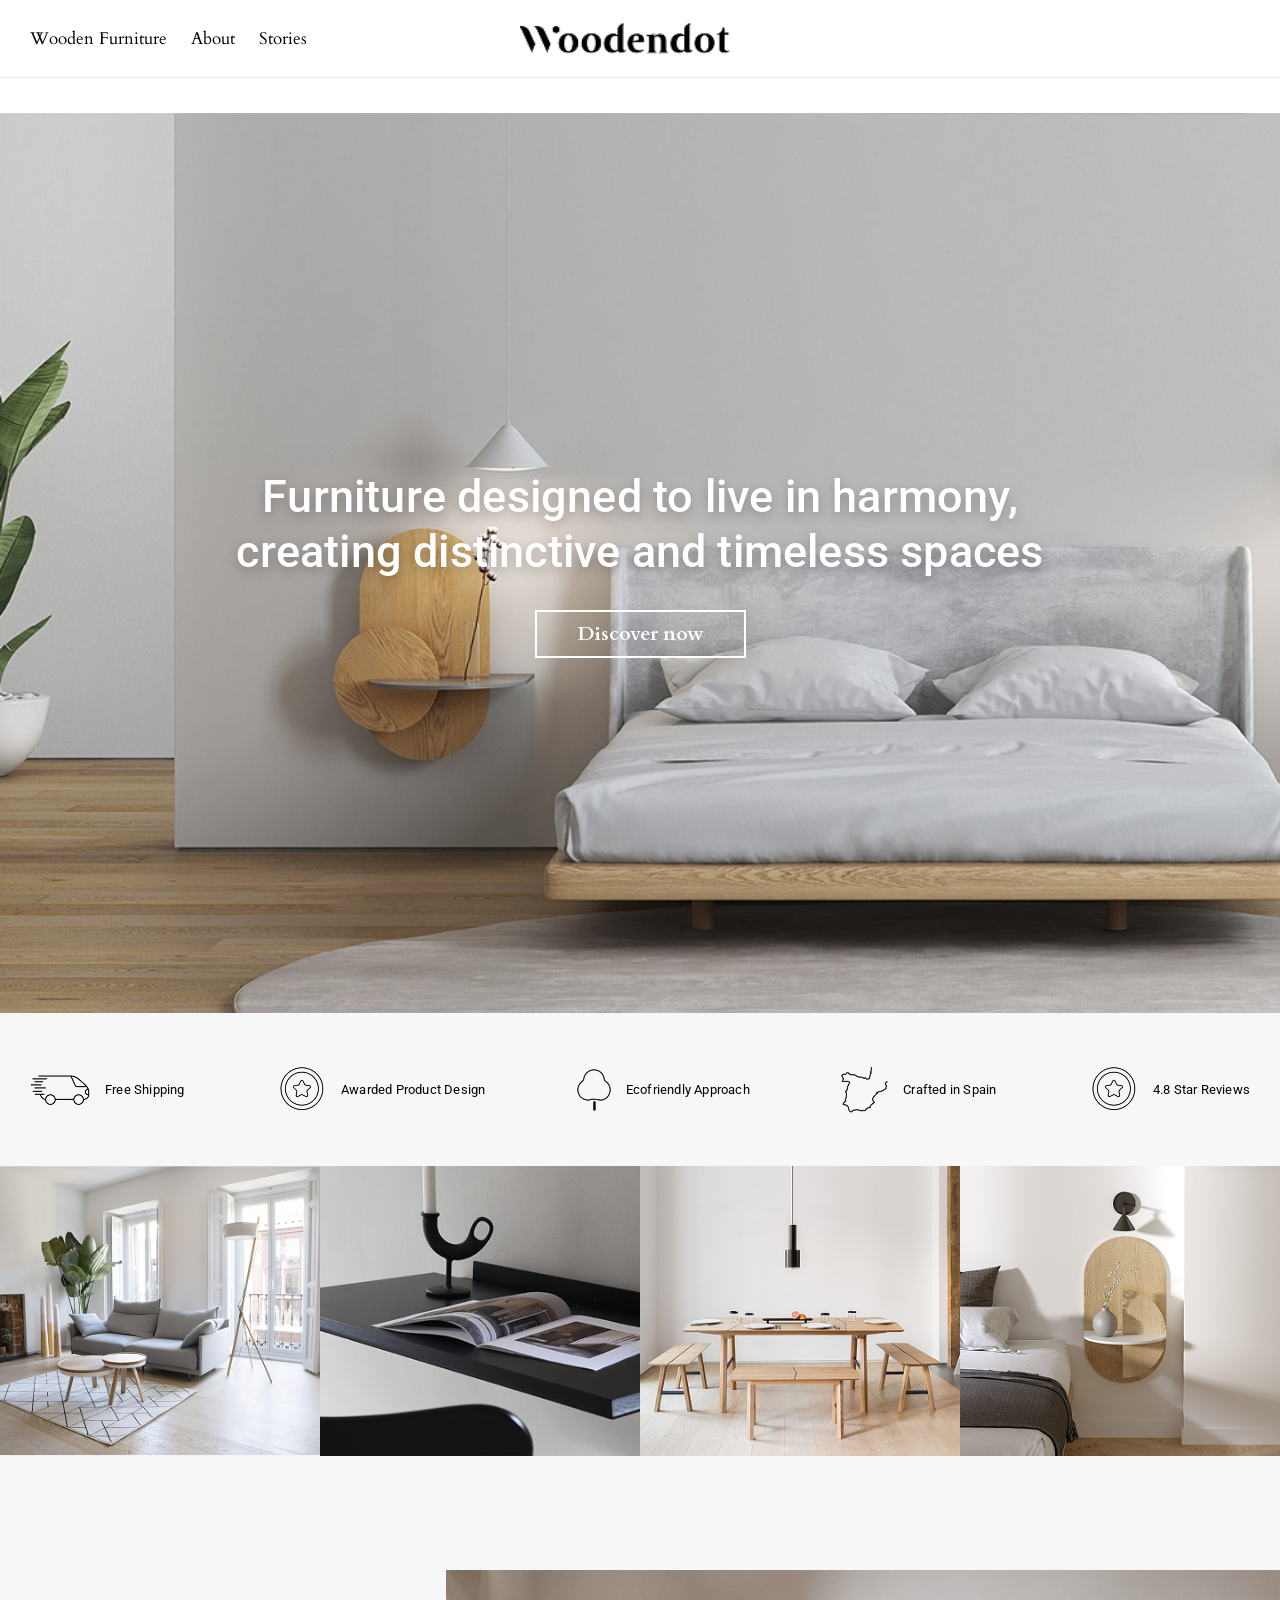
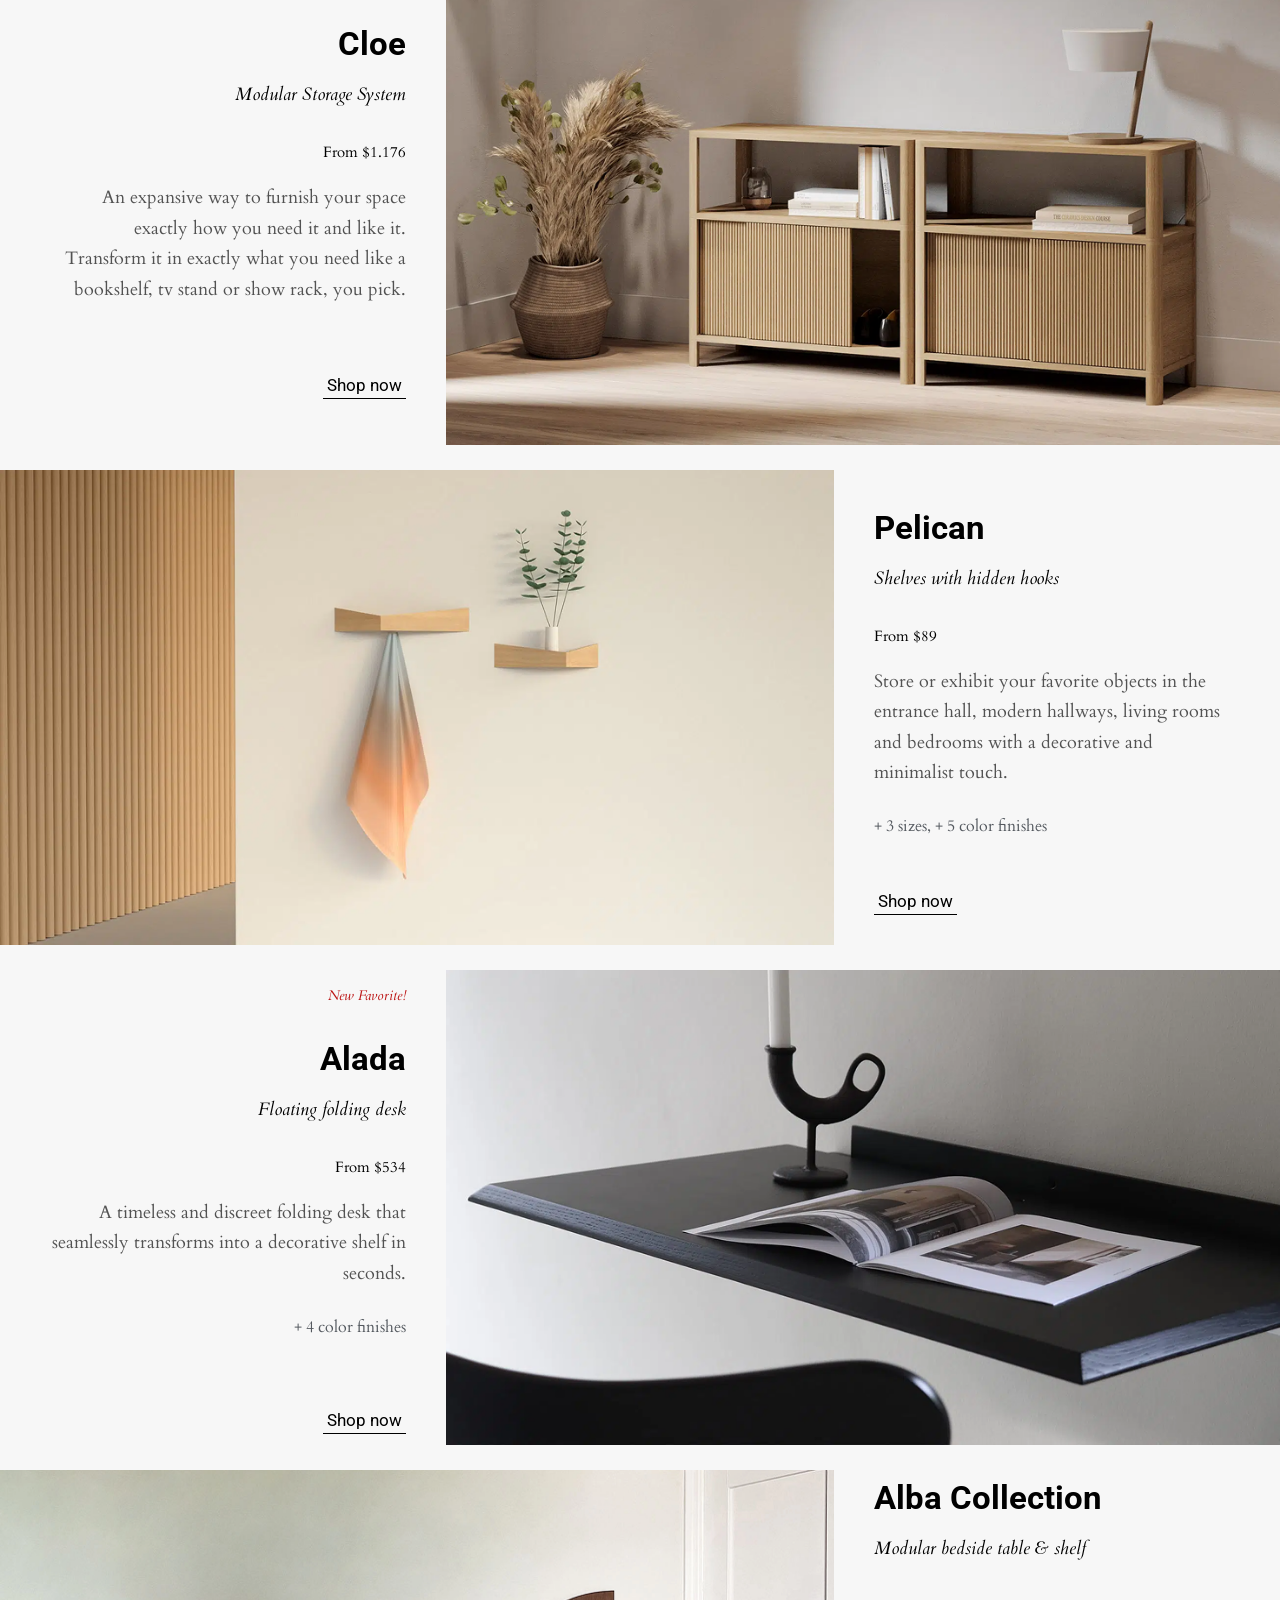
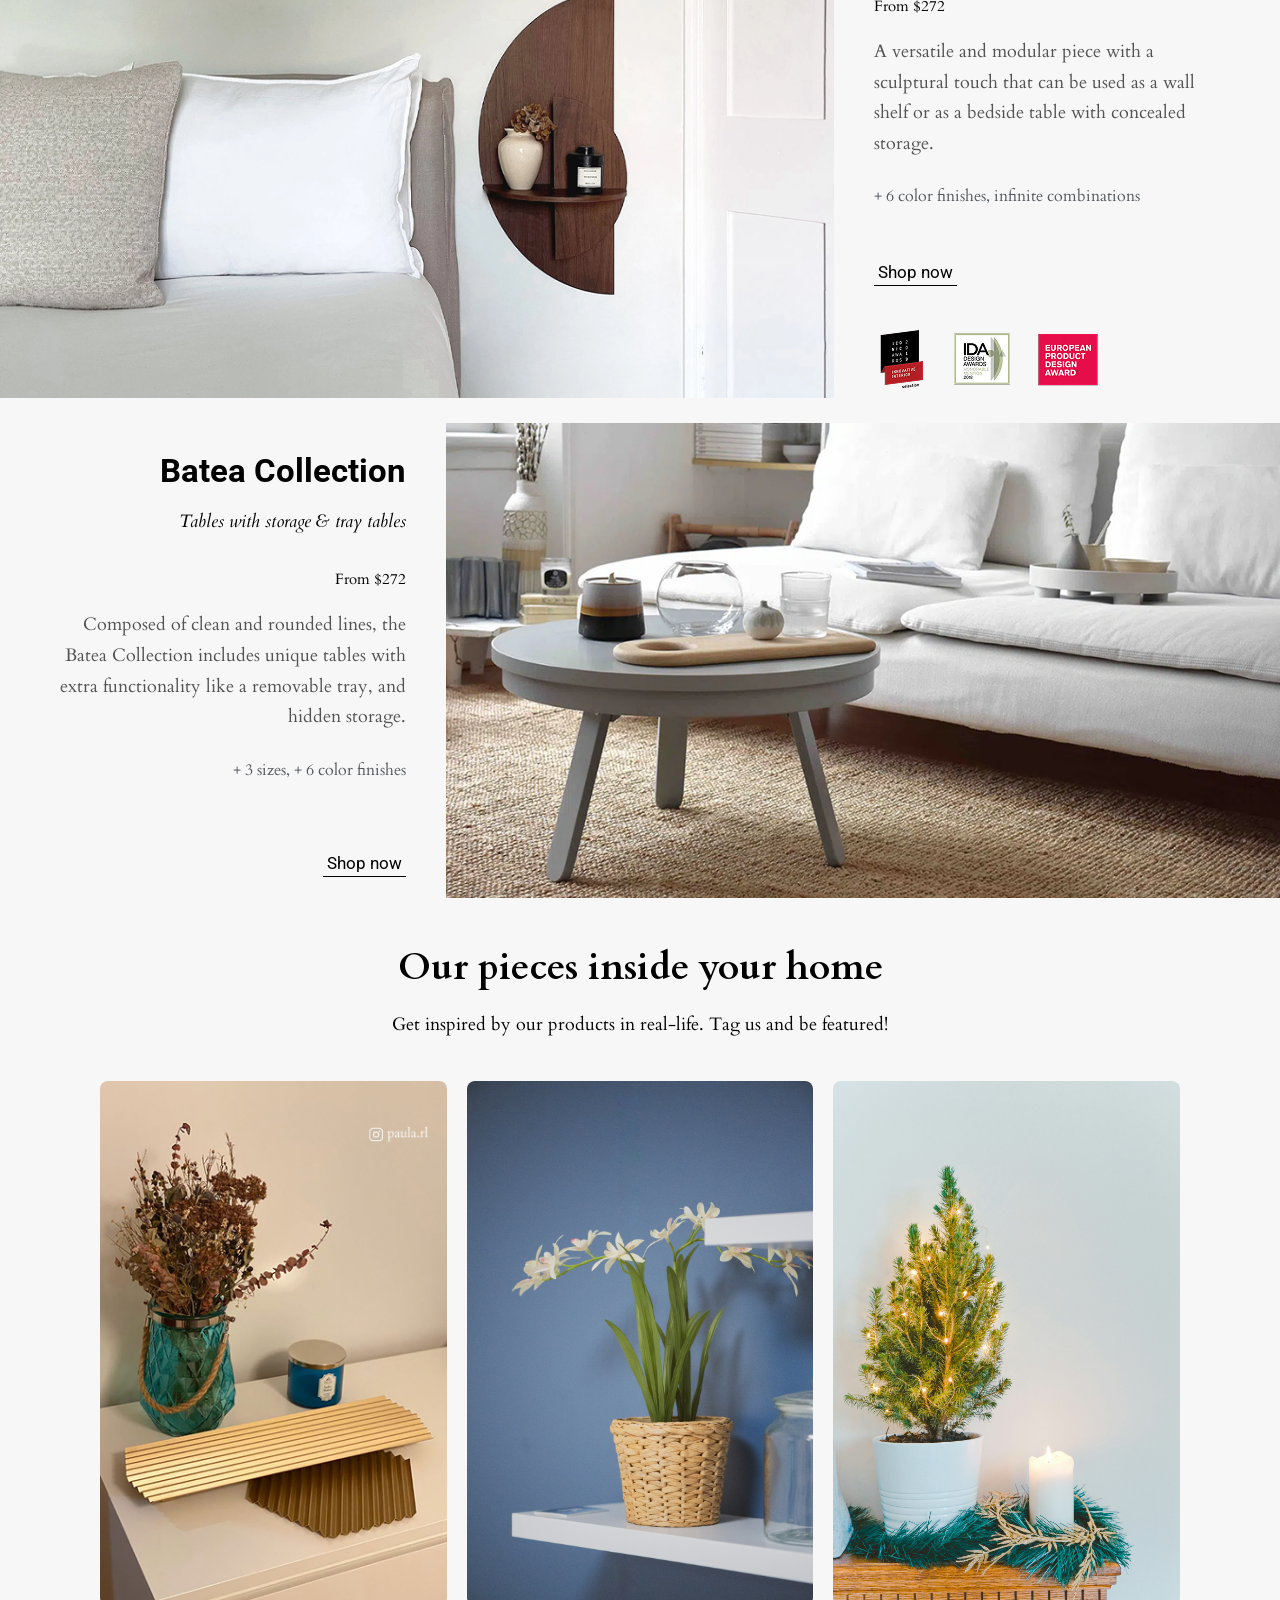
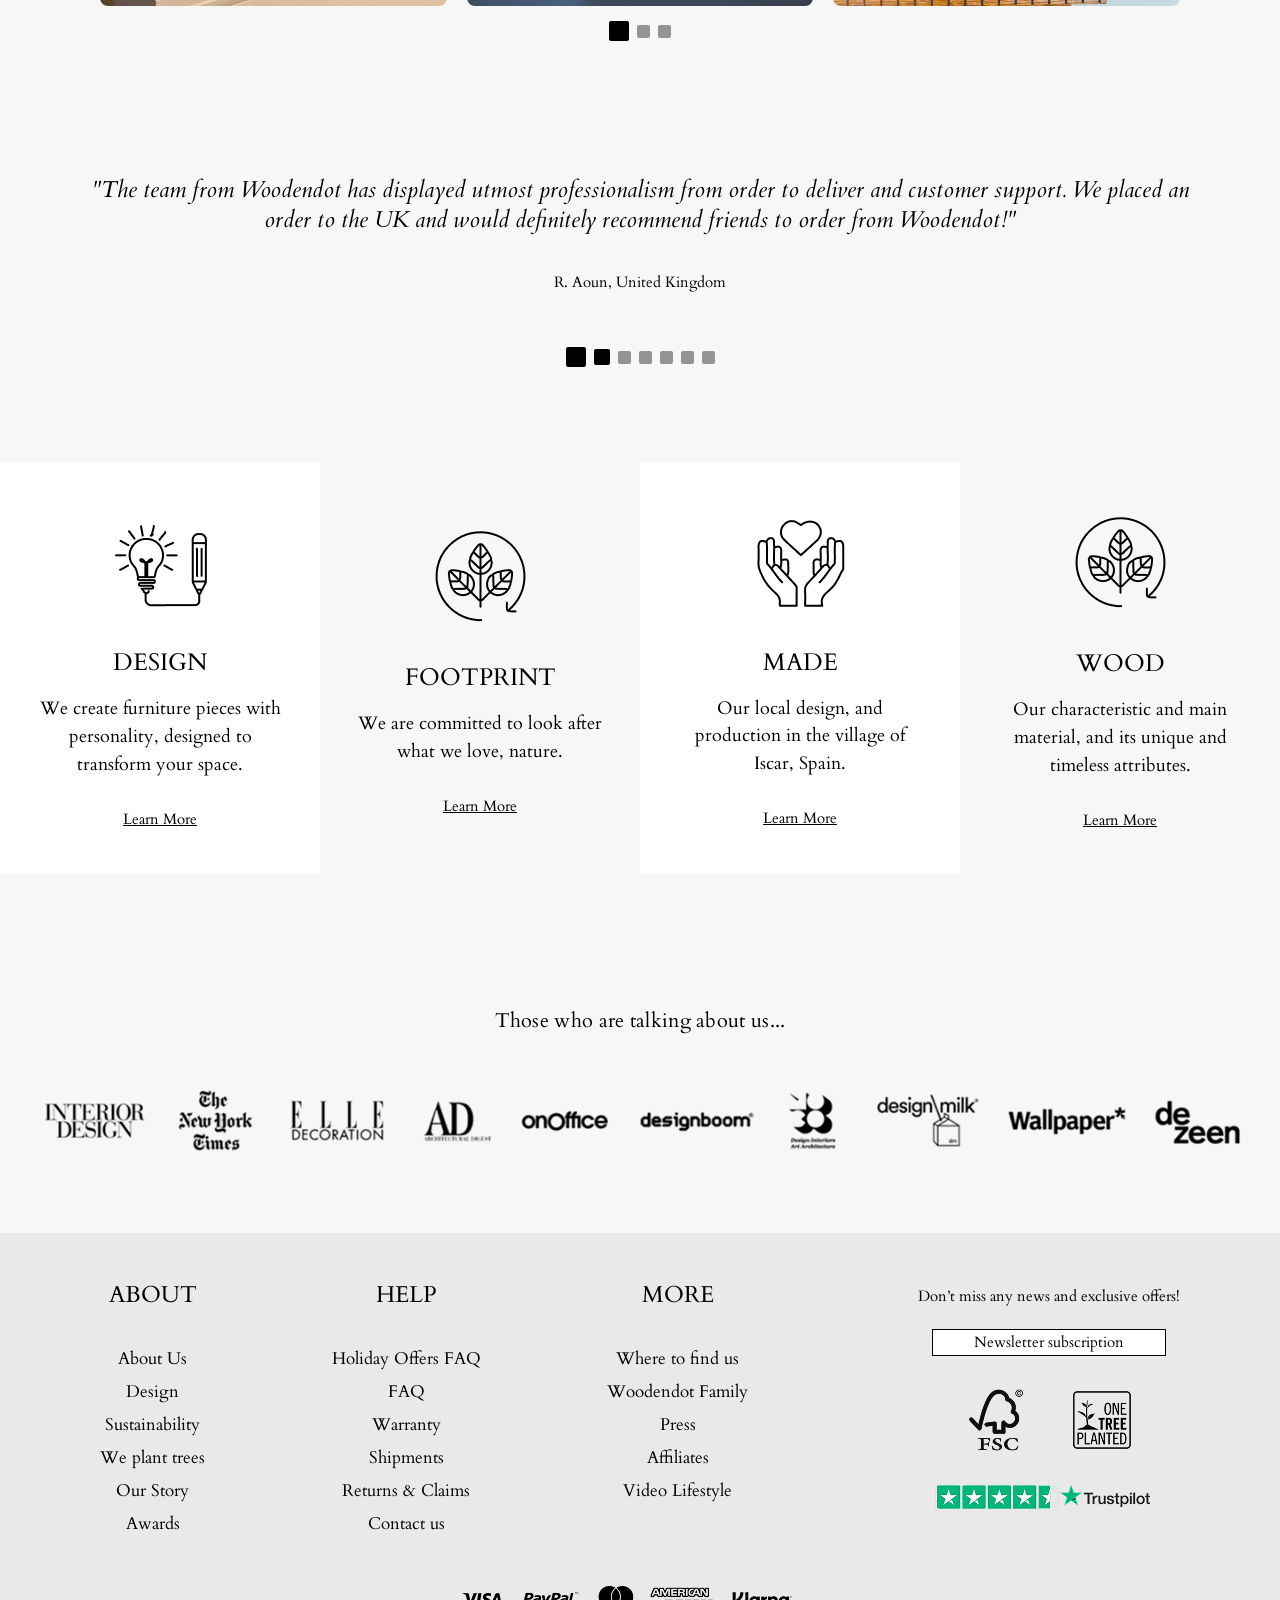
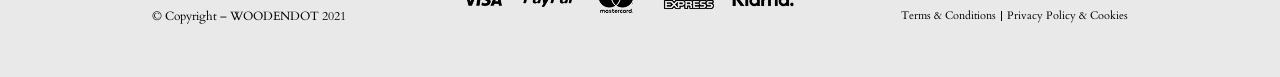
<file: index.html>
<!DOCTYPE html>
<html lang="en">
<head>
    <meta charset="UTF-8">
    <meta name="viewport" content="width=device-width, initial-scale=1.0">
    <link rel="stylesheet" href="https://cdnjs.cloudflare.com/ajax/libs/font-awesome/6.5.1/css/all.min.css">
    <link rel="stylesheet" href="style/style.css">
    <link rel="stylesheet" href="style/media.css">
    <link rel="shortcut icon" href="image/logo.png">
    <!-- Link for font Cardo -->
    <link rel="preconnect" href="https://fonts.googleapis.com">
    <link rel="preconnect" href="https://fonts.gstatic.com" crossorigin>
    <link href="https://fonts.googleapis.com/css2?family=Cardo:ital,wght@0,400;0,700;1,400&display=swap" rel="stylesheet">
    <!-- Link for font Roboto -->
    <link rel="preconnect" href="https://fonts.googleapis.com">
    <link rel="preconnect" href="https://fonts.gstatic.com" crossorigin>
    <link href="https://fonts.googleapis.com/css2?family=Roboto:ital,wght@0,100..900;1,100..900&display=swap" rel="stylesheet">
    <link
      rel="stylesheet"
      href="https://cdn.jsdelivr.net/npm/swiper@11/swiper-bundle.min.css"
    />
    <title>Woodendot</title>
</head>
<body>
    <!------------------------ HEADER ------------------------>
    <header class="header">
        <div class="navbar-block">
            <nav>
              <a href="##">Wooden Furniture</a>
              <a href="##">About</a>
              <a href="##">Stories</a>
            </nav>
        </div>
        <div class="logo">
            <img src="image/logo-nav.png" alt="">
        </div>
        <div class="navbar-mobile mobile-nav-none">
          <i class="fa-solid fa-bars" id="menuBtn"></i>
        </div>
    </header>
    <div class="mobile-menu-block" id="mobileMenu">
          <nav>
            <a href="##" class="border-top">Wooden Furniture</a>
            <a href="##">About</a>
            <a href="##">Stories</a>
          </nav>
    </div>
    <div class="line"></div>
    <!--------------------------------------------------------->

    <!------------------------ MAIN ------------------------>
    <main>
        <section class="home">
               <div class="home-content">
                    <h1>Furniture designed to live in harmony, creating distinctive and timeless spaces</h1>
                    <a href="#">Discover now</a>
               </div>
        </section>
        <section class="features-and-gallery">
              <div class="features-block">
                 <div class="features-block-item">
                    <img src="image/img-item1.png">
                    <div class="features-block-item-text">
                        <p>Free Shipping</p>
                    </div>
                 </div>
                 <div class="features-block-item">
                    <img src="image/img-item2.png">
                    <div class="features-block-item-text">
                        <p>Awarded Product Design</p>
                    </div>                    
                 </div>
                 <div class="features-block-item">
                    <img src="image/img-item3.png">
                    <div class="features-block-item-text">
                        <p>Ecofriendly Approach</p>
                    </div>
                 </div>
                 <div class="features-block-item">
                    <img src="image/img-item4.png">
                    <div class="features-block-item-text">
                        <p>Crafted in Spain</p>
                    </div>
                 </div>
                 <div class="features-block-item">
                    <img src="image/img-item2.png">
                    <div class="features-block-item-text">
                        <p>4.8 Star Reviews</p>
                    </div>
                 </div>
              </div>
              <div class="gallery-block">
                 <div class="gallery-block-item">
                    <img src="image/image-galery1.png">
                 </div>
                 <div class="gallery-block-item">
                    <img src="image/image-galery2.png">
                 </div>
                 <div class="gallery-block-item">
                    <img src="image/image-galery3.png">
                 </div>
                  <div class="gallery-block-item">
                    <img src="image/image-galery4.png">
                 </div>
              </div>
        </section>
        <section class="cloe-section">
            <div class="cloe-block block-flex">
              <div class="cloe-block-content block-content-left width20">
                  <div class="cloe-block-content-second">
                    <h5 class="header-text">Cloe</h5>
                    <p class="header-text1">Modular Storage System</p>
                    <p class="header-text2">From $1.176</p>
                  </div>
                  <p class="header-desc">An expansive way to furnish your space exactly how you need it and like it. 
                    Transform it in exactly what you need like a bookshelf, tv stand or show rack, you pick.
                  </p>
                  <a href="###" class="cloe-btn-shop block-link">Shop now</a>
              </div>
              <div class="cloe-block-image block-image width70">
                <img src="image/clone-image.png">
              </div>
            </div>
        </section>
        <section class="pelican-section m-top">
            <div class="pelican-block block-flex flex-column-reverse">
              <div class="pelican-block-image block-image width70">
                <img src="image/pelican-image.png">
              </div>
              <div class="cloe-block-content block-content-right width20">
                  <div class="cloe-block-content-second">
                    <h5 class="header-text">Pelican</h5>
                    <p class="header-text1">Shelves with hidden hooks</p>
                    <p class="header-text2">From $89</p>
                  </div>
                  <p class="header-desc">Store or exhibit your favorite objects in the entrance hall, modern hallways, living rooms and bedrooms with a decorative and minimalist touch.
                  </p>
                  <p class="other-text">+ 3 sizes, + 5 color finishes</p>
                  <a href="###" class="pelican-btn-shop block-link">Shop now</a>
              </div>
            </div>
        </section>
        <section class="alada-section m-top">
            <div class="alada-block block-flex">
              <div class="alada-block-content block-content-left width20">
                  <h6>New Favorite!</h6>
                  <div class="cloe-block-content-second">
                    <h5 class="header-text">Alada</h5>
                    <p class="header-text1">Floating folding desk</p>
                    <p class="header-text2">From $534</p>
                  </div>
                  <p class="header-desc">A timeless and discreet folding desk that seamlessly transforms into a decorative shelf in seconds.
                  </p>
                    <p class="other-text">+ 4 color finishes</p>
                  <a href="###" class="cloe-btn-shop block-link">Shop now</a>
              </div>
              <div class="alada-block-image block-image width70">
                <img src="image/alada-image.png">
              </div>
            </div>
        </section>
        <section class="alba-section m-top">    
            <div class="alba-block block-flex flex-column-reverse">
              <div class="alba-block-image block-image width70">
                <img src="image/alba-image.png">
              </div>
              <div class="alba-block-content block-content-right width20">
                  <div class="alba-block-content-second">
                    <h5 class="header-text">Alba Collection</h5>
                    <p class="header-text1">Modular bedside table & shelf</p>
                    <p class="header-text2">From $272</p>
                  </div>
                  <p class="header-desc">A versatile and modular piece with a sculptural touch that can be used as a wall shelf or as a bedside table with concealed storage.
                  </p>
                  <p class="other-text">+ 6 color finishes, infinite combinations</p>
                  <a href="###" class="pelican-btn-shop block-link">Shop now</a>
                  <div class="alba-block-bottom-image">
                     <img src="image/image-all-colection2.png">
                  </div> 
              </div>
              
            </div>
        </section>
        <section class="batea-section m-top">
            <div class="batea-block block-flex">
              <div class="batea-block-content block-content-left width20">
                  <div class="batea-block-content-second">
                    <h5 class="header-text">Batea Collection</h5>
                    <p class="header-text1">Tables with storage & tray tables</p>
                    <p class="header-text2">From $272</p>
                  </div>
                  <p class="header-desc">Composed of clean and rounded lines, the Batea Collection includes unique tables with extra functionality like a removable tray, and hidden storage.
                  </p>
                    <p class="other-text">+ 3 sizes, + 6 color finishes</p>
                  <a href="###" class="cloe-btn-shop block-link">Shop now</a>
              </div>
              <div class="alada-block-image block-image width70">
                <img src="image/batea-image.png">
              </div>
            </div>
        </section>
        <section class="product-section">
            <h6 class="product-tittle">Our pieces inside your home</h6>
            <p>Get inspired by our products in real-life. Tag us and be featured!</p>
            <div class="slider slider-margin-one">
                <div class="slides slides_one">
                    <div class="slide slide-1">
                        <div class="slide-item">
                            <img src="image/slide-image1.png" alt="">
                        </div>
                        <div class="slide-item">
                            <img src="image/slide-1-item2.jpg" alt="">
                        </div>
                        <div class="slide-item">
                            <img src="image/slide-1-item3.jpg" alt="">
                        </div>
                    </div>
                    <div class="slide slide-2">
                        <div class="slide-item">
                            <img src="image/slide-image2.png" alt="">
                        </div>
                        <div class="slide-item">
                            <img src="image/slider-2-item2.jpeg" alt="">
                        </div>
                        <div class="slide-item">
                            <img src="image/slider-2-item3.jpg" alt="">
                        </div>
                    </div>
                    <div class="slide slide-3">
                        <div class="slide-item">
                            <img src="image/slide-image3.png" alt="">
                        </div>
                        <div class="slide-item">
                            <img src="image/slide-3-item2.jpg" alt="">
                        </div>
                        <div class="slide-item">
                            <img src="image/slide-3-item3.jpg" alt="">
                        </div>
                    </div>
                </div>
                <!-- Navigation dots -->
                <div class="dots slider-product dots-one">
                    <span class="dot dot-one active"></span>
                    <span class="dot dot-one"></span>
                    <span class="dot dot-one"></span>
                </div>
            </div>
        </section>
        <section class="product-desc-section">
          <div class="slider slider-margin-two">
             <div class="slides slides_two" id="slides">
              
              <div class="slide slide-two">
                <div class="slide-item slide-product-desc-item">
                  <p>
                    "The team from Woodendot has displayed utmost professionalism from order to deliver and customer support. We placed an order to the UK and would definitely recommend friends to order from Woodendot!"
                  </p>
                  <span>R. Aoun, United Kingdom</span>
                </div>
              </div>

              <div class="slide slide-two">
                <div class="slide-item slide-product-desc-item">
                  <p>
                    “Amazing quality and fast delivery. Highly recommended!”
                  </p>
                  <span>J. Smith, USA</span>
                </div>
              </div>

              <div class="slide slide-two">
                <div class="slide-item slide-product-desc-item">
                  <p>
                    “Great customer support and premium materials.”
                  </p>
                  <span>M. Brown, Canada</span>
                </div>
              </div>

              <div class="slide slide-two">
                <div class="slide-item slide-product-desc-item">
                  <p>
                    “Excellent design and attention to detail. Everything was delivered exactly as expected.”
                  </p>
                  <span>A. Miller, Germany</span>
                </div>
              </div>

              <div class="slide slide-two">
                <div class="slide-item slide-product-desc-item">
                  <p>
                    “Clean layout, smooth experience, and very responsive design. Great work overall.”
                  </p>
                  <span>L. Johnson, Netherlands</span>
                </div>
              </div>

              <div class="slide slide-two">
                <div class="slide-item slide-product-desc-item">
                  <p>
                    “High-quality work and clear communication throughout the process.”
                  </p>
                  <span>S. Williams, Australia</span>
                </div>
              </div>

               <div class="slide slide-two">
                <div class="slide-item slide-product-desc-item">
                  <p>
                    “Modern look, fast loading, and great user experience. Would recommend without hesitation.”
                  </p>
                  <span>D. Rossi, Italy</span>
                </div>
              </div>

             </div>
             <div class="dots slider-product dots-two">
                    <span class="dot active"></span>
                    <span class="dot active-next"></span>
                    <span class="dot"></span>
                    <span class="dot"></span>
                    <span class="dot"></span>
                    <span class="dot"></span>
                    <span class="dot"></span>
            </div>
          </div>
        </section>
        <section class="values-section">
            <div class="values-block">
               <div class="values-block-item values-block-color">
                  <div class="values-block-item-image">
                     <img src="image/values-image1.png">
                  </div>
                  <div class="values-block-item-desc">
                    <h4>DESIGN</h4>
                    <p>We create furniture pieces with personality, designed to transform your space.</p>
                    <a href="##">Learn More</a>
                  </div>
               </div>
               <div class="values-block-item">
                    <div class="values-block-item-image">
                       <img src="image/values-image2.png">
                    </div>
                    <div class="values-block-item-desc">
                      <h4>FOOTPRINT</h4>
                      <p>We are committed to look after what we love, nature.</p>
                      <a href="##">Learn More</a>
                    </div>
               </div>
               <div class="values-block-item values-block-color background-tablet-gray">
                  <div class="values-block-item-image">
                     <img src="image/values-image3.png">
                  </div>
                  <div class="values-block-item-desc">
                    <h4>MADE</h4>
                    <p>Our local design, and production in the village of Iscar, Spain.</p>
                    <a href="##">Learn More</a>
                  </div>
               </div>
               <div class="values-block-item  background-tablet-white">
                  <div class="values-block-item-image">
                    <img src="image/values-image2.png">
                  </div>
                  <div class="values-block-item-desc">
                    <h4>WOOD</h4>
                    <p>Our characteristic and main material, and its unique and timeless attributes.</p>
                    <a href="##">Learn More</a>
                  </div>
               </div>
            </div>
        </section>
        <section class="brand-section">
           <div class="brand-section-block">
            <p>Those who are talking about us...</p>
             <img src="image/brand-image.png" alt="">
           </div>
        </section>
    </main>
    <!------------------------------------------------------>

    <!------------------------ FOOTER ------------------------------>
    <footer class="footer">
         <div class="footer-block">
           <div class="footer-block-top">
               <div class="footer-block-top-left">
                   <div class="footer-block-top-left-item">
                      <h3>About</h3>
                       <ul>
                          <li><a href="#">About Us</a></li>
                          <li><a href="#">Design</a></li>
                          <li><a href="#">Sustainability</a></li>
                          <li><a href="#">We plant trees</a></li>
                          <li><a href="#">Our Story</a></li>
                          <li><a href="#">Awards</a></li>
                       </ul>
                   </div>
                   <div class="footer-block-top-left-item">
                       <h3>HELP</h3>
                       <ul>
                           <li><a href="#">Holiday Offers FAQ</a></li>
                           <li><a href="#">FAQ</a></li>
                           <li><a href="#">Warranty</a></li>
                           <li><a href="#">Shipments</a></li>
                           <li><a href="#">Returns &amp; Claims</a></li>
                           <li><a href="#">Contact us</a></li>
                       </ul>
                   </div>
                   <div class="footer-block-top-left-item">
                       <h3>MORE</h3>
                       <ul>
                            <li><a href="#">Where to find us</a></li>
                            <li><a href="#">Woodendot Family</a></li>
                            <li><a href="#">Press</a></li>
                            <li><a href="#">Affiliates</a></li>
                            <li><a href="#">Video Lifestyle</a></li>
                       </ul>
                   </div>
               </div>
               <div class="footer-block-top-right">
                     <p>Don’t miss any news and exclusive offers!</p>
                     <button>Newsletter subscription</button>
                     <div class="footer-top-image-block-one">
                        <div>
                          <img src="image/footer-top-image1.png" alt="">
                        </div>
                        <div>
                          <img src="image/footer-top-image2.png" alt="">
                        </div>
                     </div>
                     <div class="footer-top-image-block-two">
                        <img src="image/footer-top-image3.png" alt="">
                     </div>
               </div>
           </div>
           <div class="footer-block-bottom">
               <div class="footer-block-bottom-item footer-margin-top2">
                   <p>© Copyright – WOODENDOT 2021</p>
               </div>
               <div class="footer-block-bottom-item footer-block-image-block footer-margin-top1">
                  <div class="footer-block-bottom-item-image">
                      <img src="image/visa.png" alt="">
                  </div>
                  <div class="footer-block-bottom-item-image">
                      <img src="image/paypal.png" alt="">
                  </div>
                  <div class="footer-block-bottom-item-image">
                      <img src="image/master.png" alt="">
                  </div>
                  <div class="footer-block-bottom-item-image">
                      <img src="image/americans.png" alt="">
                  </div>
                  <div class="footer-block-bottom-item-image last-image">
                      <img src="image/klarna.png" alt="">
                  </div>
               </div>
               <div class="footer-block-bottom-item block-botom-left footer-margin-top2">
                  <div class="footer-block-item-block">
                    <p>Terms & Conditions</p>
                  </div>
                   <div class="footer-block-item-block-line">
                  </div>
                   <div class="footer-block-item-block">
                    <p>Privacy Policy & Cookies</p>
                  </div>
               </div>
           </div>
         </div>
    </footer>
    <!-------------------------------------------------------------->
    <script src="https://cdn.jsdelivr.net/npm/swiper@11/swiper-bundle.min.js"></script>
    <script src="js/script.js"></script>
</body>
</html>
</file>
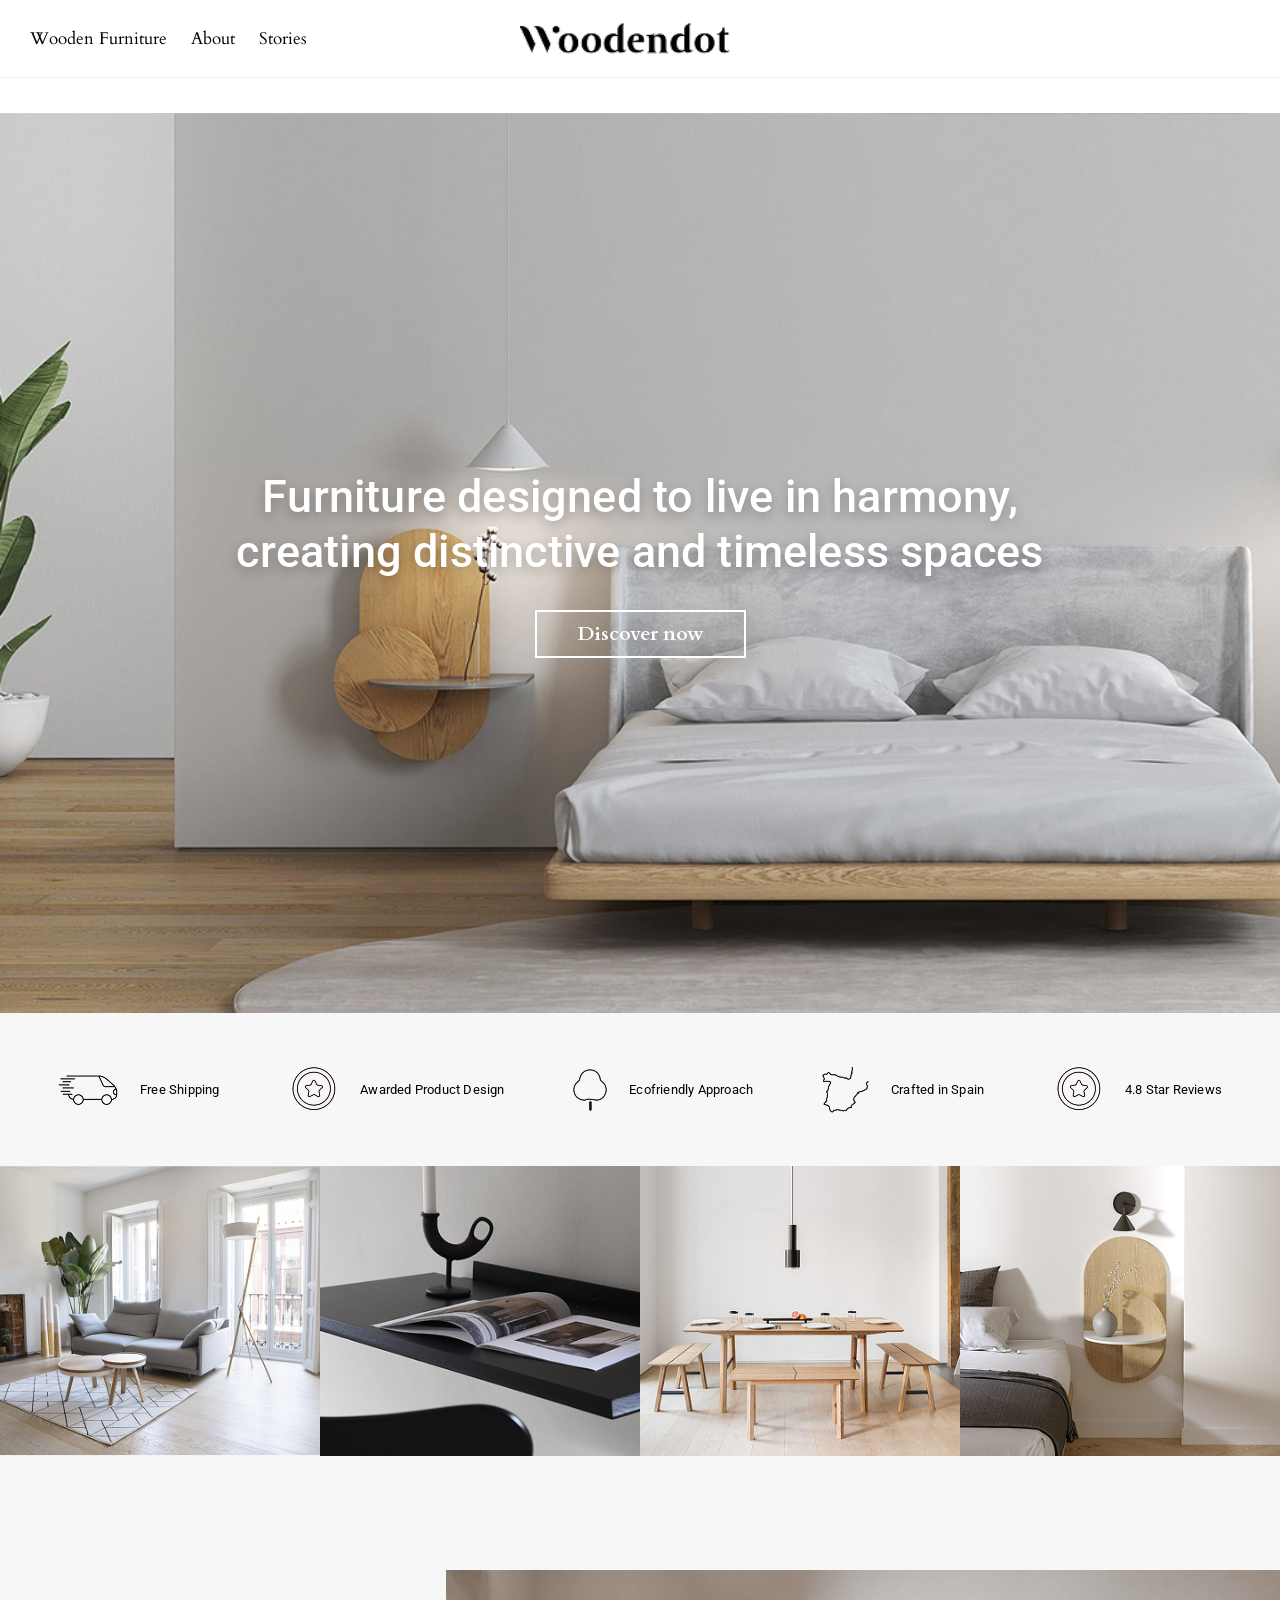
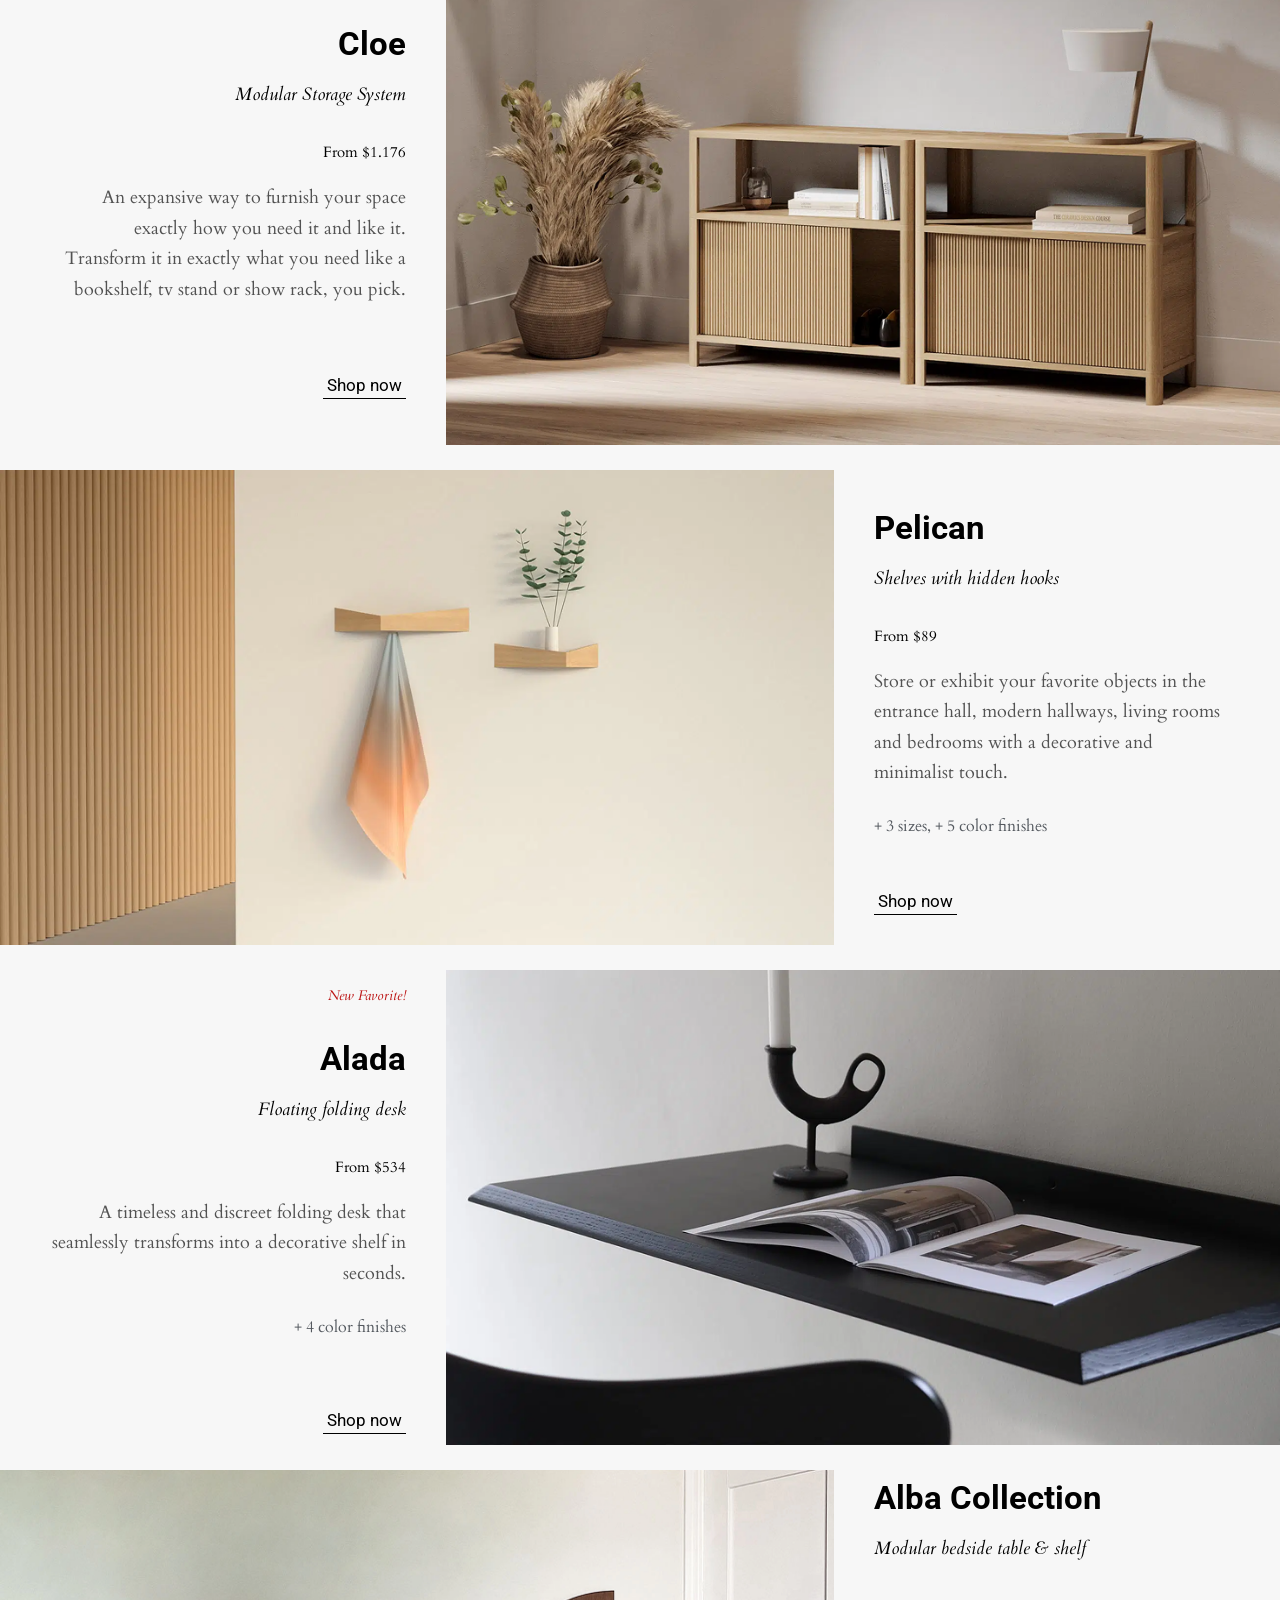
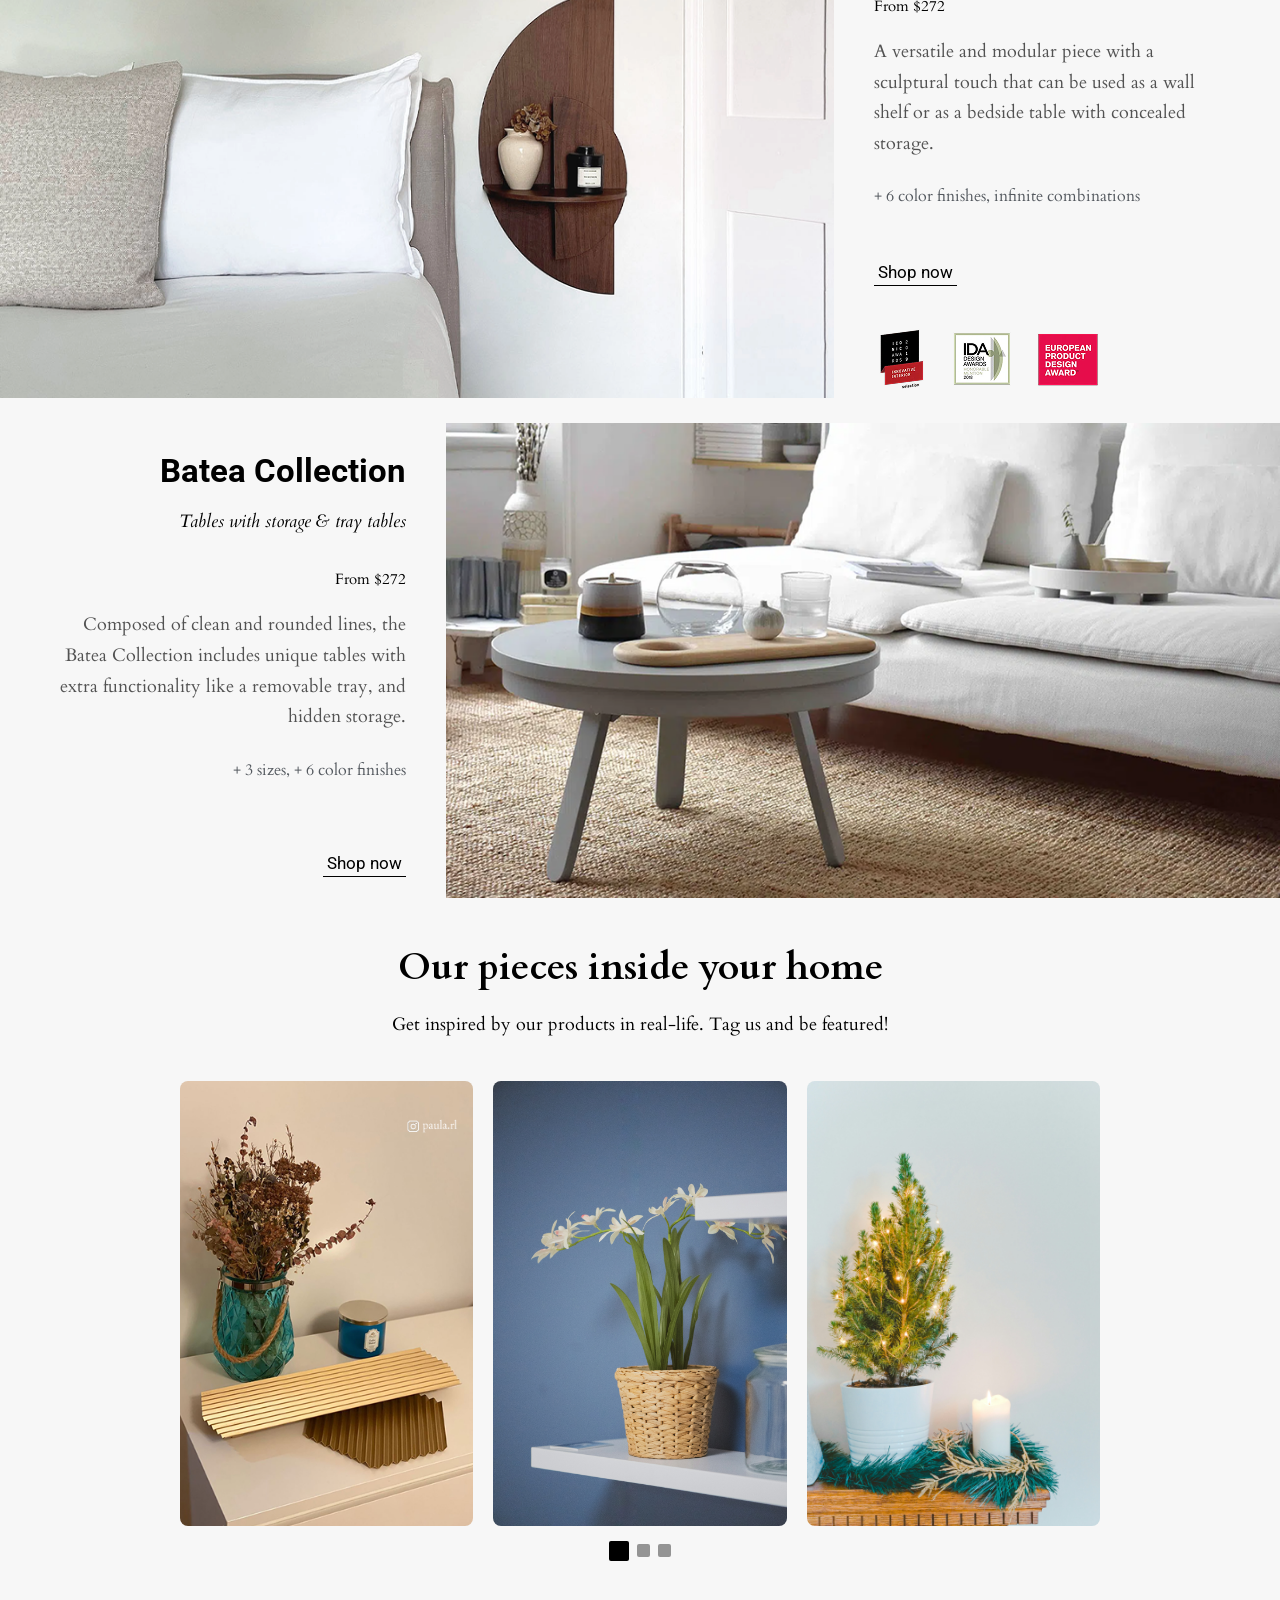
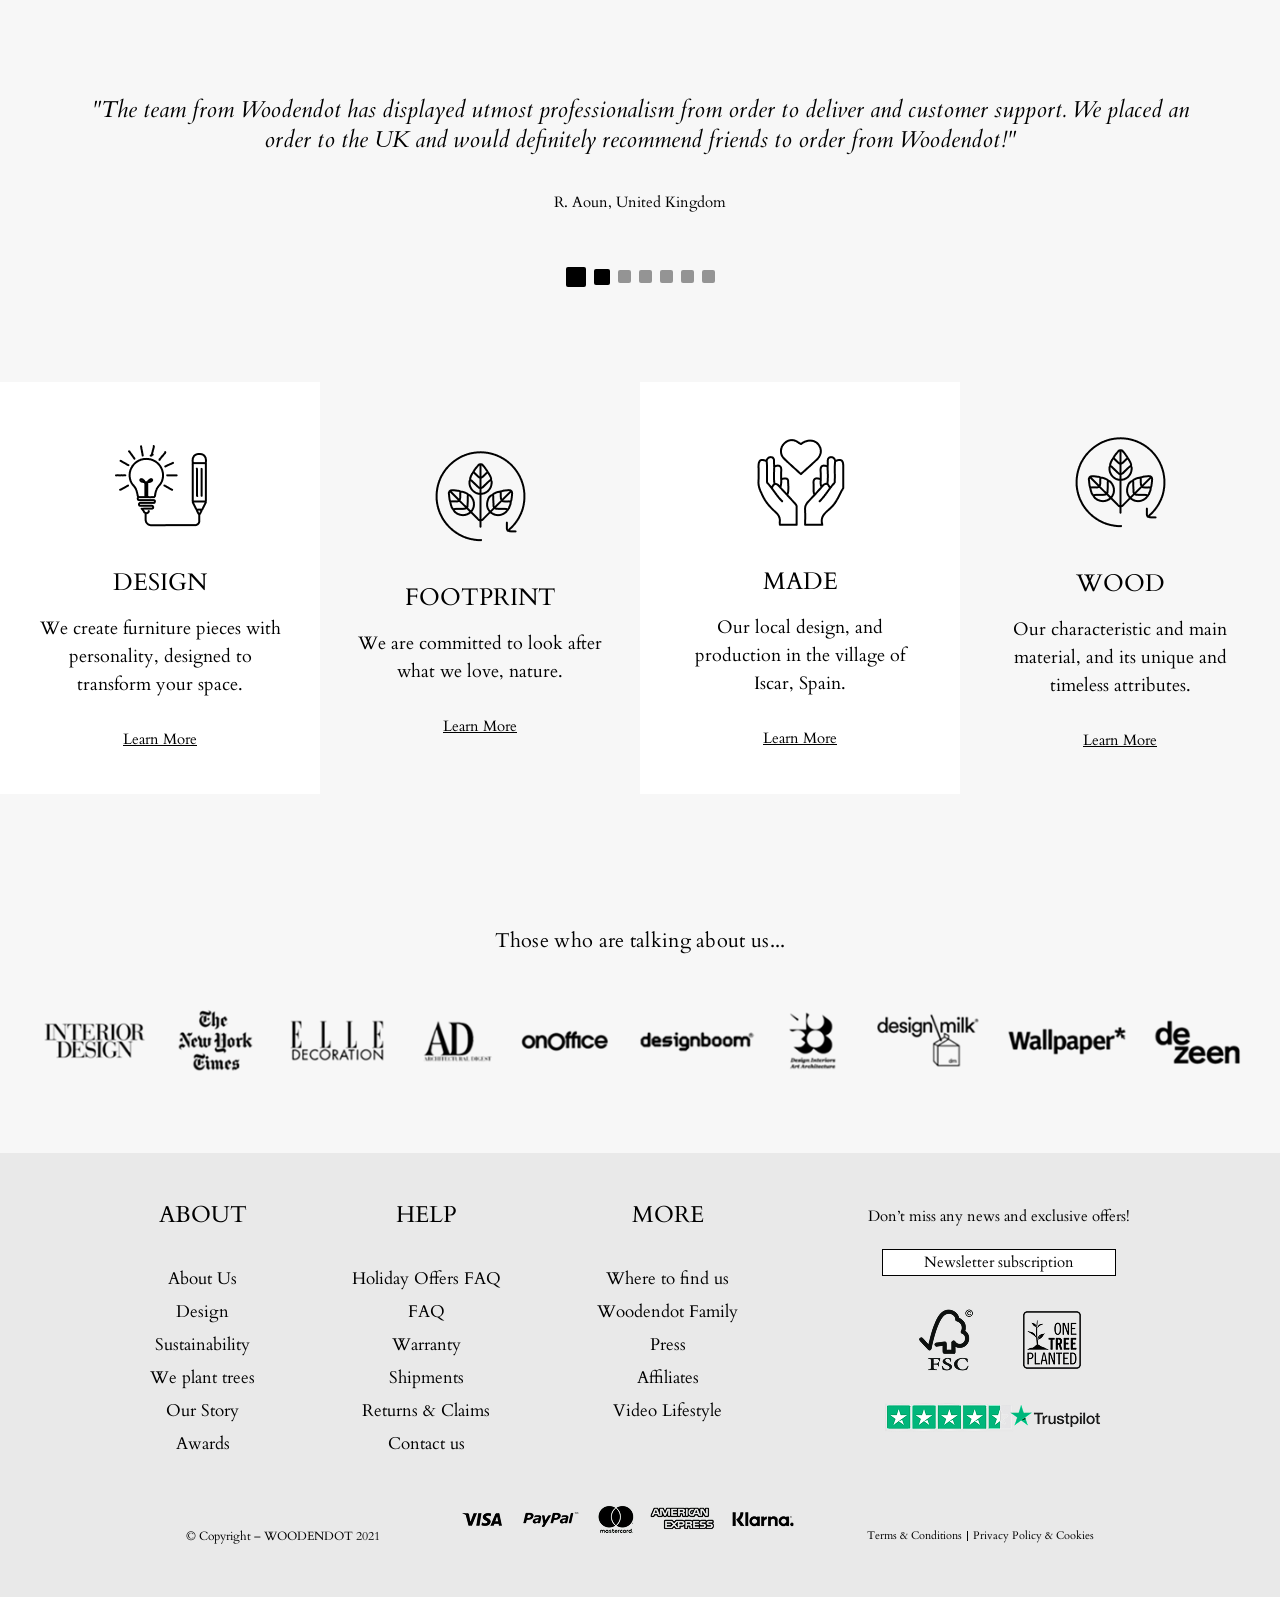
<file: inddex.html>
<!DOCTYPE html>
<html lang="en">
<head>
    <meta charset="UTF-8">
    <meta name="viewport" content="width=device-width, initial-scale=1.0">
    <link rel="stylesheet" href="style/style.css">
    <link rel="shortcut icon" href="image/logo.png">
    <!-- Link for font Cardo -->
    <link rel="preconnect" href="https://fonts.googleapis.com">
    <link rel="preconnect" href="https://fonts.gstatic.com" crossorigin>
    <link href="https://fonts.googleapis.com/css2?family=Cardo:ital,wght@0,400;0,700;1,400&display=swap" rel="stylesheet">
    <!-- Link for font Roboto -->
    <link rel="preconnect" href="https://fonts.googleapis.com">
    <link rel="preconnect" href="https://fonts.gstatic.com" crossorigin>
    <link href="https://fonts.googleapis.com/css2?family=Roboto:ital,wght@0,100..900;1,100..900&display=swap" rel="stylesheet">
<link
      rel="stylesheet"
      href="https://cdn.jsdelivr.net/npm/swiper@11/swiper-bundle.min.css"
    />
    <title>Woodendot</title>
</head>
<body>
    <!------------------------ HEADER ------------------------>
    <header class="header">
        <div class="navbar-block">
            <nav>
              <a href="##">Wooden Furniture</a>
              <a href="##">About</a>
              <a href="##">Stories</a>
            </nav>
        </div>
        <div class="logo">
            <img src="image/logo-nav.png" alt="">
        </div>
    </header>
    <div class="line"></div>
    <!--------------------------------------------------------->

    <!------------------------ MAIN ------------------------>
    <main>
        <section class="home">
               <div class="home-content">
                    <h1>Furniture designed to live in harmony, creating distinctive and timeless spaces</h1>
                    <a href="#">Discover now</a>
               </div>
        </section>
        <section class="features-and-gallery">
              <div class="features-block">
                 <div class="features-block-item">
                    <img src="image/img-item1.png">
                    <div class="features-block-item-text">
                        <p>Free Shipping</p>
                    </div>
                 </div>
                 <div class="features-block-item">
                    <img src="image/img-item2.png">
                    <div class="features-block-item-text">
                        <p>Awarded Product Design</p>
                    </div>                    
                 </div>
                 <div class="features-block-item">
                    <img src="image/img-item3.png">
                    <div class="features-block-item-text">
                        <p>Ecofriendly Approach</p>
                    </div>
                 </div>
                 <div class="features-block-item">
                    <img src="image/img-item4.png">
                    <div class="features-block-item-text">
                        <p>Crafted in Spain</p>
                    </div>
                 </div>
                 <div class="features-block-item">
                    <img src="image/img-item2.png">
                    <div class="features-block-item-text">
                        <p>4.8 Star Reviews</p>
                    </div>
                 </div>
              </div>
              <div class="gallery-block">
                 <div class="gallery-block-item">
                    <img src="image/image-galery1.png">
                 </div>
                 <div class="gallery-block-item">
                    <img src="image/image-galery2.png">
                 </div>
                 <div class="gallery-block-item">
                    <img src="image/image-galery3.png">
                 </div>
                  <div class="gallery-block-item">
                    <img src="image/image-galery4.png">
                 </div>
              </div>
        </section>
        <section class="cloe-section">
            <div class="cloe-block block-flex">
              <div class="cloe-block-content block-content-left width20">
                  <div class="cloe-block-content-second">
                    <h5 class="header-text">Cloe</h5>
                    <p class="header-text1">Modular Storage System</p>
                    <p class="header-text2">From $1.176</p>
                  </div>
                  <p class="header-desc">An expansive way to furnish your space exactly how you need it and like it. 
                    Transform it in exactly what you need like a bookshelf, tv stand or show rack, you pick.
                  </p>
                  <a href="###" class="cloe-btn-shop block-link">Shop now</a>
              </div>
              <div class="cloe-block-image block-image width70">
                <img src="image/clone-image.png">
              </div>
            </div>
        </section>
        <section class="pelican-section m-top">
            <div class="pelican-block block-flex">
              <div class="pelican-block-image block-image width70">
                <img src="image/pelican-image.png">
              </div>
              <div class="cloe-block-content block-content-right width20">
                  <div class="cloe-block-content-second">
                    <h5 class="header-text">Pelican</h5>
                    <p class="header-text1">Shelves with hidden hooks</p>
                    <p class="header-text2">From $89</p>
                  </div>
                  <p class="header-desc">Store or exhibit your favorite objects in the entrance hall, modern hallways, living rooms and bedrooms with a decorative and minimalist touch.
                  </p>
                  <p class="other-text">+ 3 sizes, + 5 color finishes</p>
                  <a href="###" class="pelican-btn-shop block-link">Shop now</a>
              </div>
            </div>
        </section>
        <section class="alada-section m-top">
            <div class="alada-block block-flex">
              <div class="alada-block-content block-content-left width20">
                  <h6>New Favorite!</h6>
                  <div class="cloe-block-content-second">
                    <h5 class="header-text">Alada</h5>
                    <p class="header-text1">Floating folding desk</p>
                    <p class="header-text2">From $534</p>
                  </div>
                  <p class="header-desc">A timeless and discreet folding desk that seamlessly transforms into a decorative shelf in seconds.
                  </p>
                    <p class="other-text">+ 4 color finishes</p>
                  <a href="###" class="cloe-btn-shop block-link">Shop now</a>
              </div>
              <div class="alada-block-image block-image width70">
                <img src="image/alada-image.png">
              </div>
            </div>
        </section>
        <section class="alba-section m-top">    
            <div class="alba-block block-flex">
              <div class="alba-block-image block-image width70">
                <img src="image/alba-image.png">
              </div>
              <div class="alba-block-content block-content-right width20">
                  <div class="alba-block-content-second">
                    <h5 class="header-text">Alba Collection</h5>
                    <p class="header-text1">Modular bedside table & shelf</p>
                    <p class="header-text2">From $272</p>
                  </div>
                  <p class="header-desc">A versatile and modular piece with a sculptural touch that can be used as a wall shelf or as a bedside table with concealed storage.
                  </p>
                  <p class="other-text">+ 6 color finishes, infinite combinations</p>
                  <a href="###" class="pelican-btn-shop block-link">Shop now</a>
                  <div class="alba-block-bottom-image">
                     <img src="image/image-all-colection2.png">
                  </div> 
              </div>
              
            </div>
        </section>
        <section class="batea-section m-top">
            <div class="batea-block block-flex">
              <div class="batea-block-content block-content-left width20">
                  <div class="batea-block-content-second">
                    <h5 class="header-text">Batea Collection</h5>
                    <p class="header-text1">Tables with storage & tray tables</p>
                    <p class="header-text2">From $272</p>
                  </div>
                  <p class="header-desc">Composed of clean and rounded lines, the Batea Collection includes unique tables with extra functionality like a removable tray, and hidden storage.
                  </p>
                    <p class="other-text">+ 3 sizes, + 6 color finishes</p>
                  <a href="###" class="cloe-btn-shop block-link">Shop now</a>
              </div>
              <div class="alada-block-image block-image width70">
                <img src="image/batea-image.png">
              </div>
            </div>
        </section>
        <section class="product-section">
            <h6 class="product-tittle">Our pieces inside your home</h6>
            <p>Get inspired by our products in real-life. Tag us and be featured!</p>
            <div class="slider slider-margin-one">
                <div class="slides slides_one">
                    <div class="slide slide-1">
                        <div class="slide-item">
                            <img src="image/slide-image1.png" alt="">
                        </div>
                        <div class="slide-item">
                            <img src="image/slide-1-item2.jpg" alt="">
                        </div>
                        <div class="slide-item">
                            <img src="image/slide-1-item3.jpg" alt="">
                        </div>
                    </div>
                    <div class="slide slide-2">
                        <div class="slide-item">
                            <img src="image/slide-image2.png" alt="">
                        </div>
                        <div class="slide-item">
                            <img src="image/slider-2-item2.jpeg" alt="">
                        </div>
                        <div class="slide-item">
                            <img src="image/slider-2-item3.jpg" alt="">
                        </div>
                    </div>
                    <div class="slide slide-3">
                        <div class="slide-item">
                            <img src="image/slide-image3.png" alt="">
                        </div>
                        <div class="slide-item">
                            <img src="image/slide-3-item2.jpg" alt="">
                        </div>
                        <div class="slide-item">
                            <img src="image/slide-3-item3.jpg" alt="">
                        </div>
                    </div>
                </div>
                <!-- Navigation dots -->
                <div class="dots slider-product dots-one">
                    <span class="dot dot-one active"></span>
                    <span class="dot dot-one"></span>
                    <span class="dot dot-one"></span>
                </div>
            </div>
        </section>
        <section class="product-desc-section">
          <div class="slider slider-margin-two">
             <div class="slides slides_two" id="slides">
              
              <div class="slide slide-two">
                <div class="slide-item slide-product-desc-item">
                  <p>
                    "The team from Woodendot has displayed utmost professionalism from order to deliver and customer support. We placed an order to the UK and would definitely recommend friends to order from Woodendot!"
                  </p>
                  <span>R. Aoun, United Kingdom</span>
                </div>
              </div>

              <div class="slide slide-two">
                <div class="slide-item slide-product-desc-item">
                  <p>
                    “Amazing quality and fast delivery. Highly recommended!”
                  </p>
                  <span>J. Smith, USA</span>
                </div>
              </div>

              <div class="slide slide-two">
                <div class="slide-item slide-product-desc-item">
                  <p>
                    “Great customer support and premium materials.”
                  </p>
                  <span>M. Brown, Canada</span>
                </div>
              </div>

              <div class="slide slide-two">
                <div class="slide-item slide-product-desc-item">
                  <p>
                    “Excellent design and attention to detail. Everything was delivered exactly as expected.”
                  </p>
                  <span>A. Miller, Germany</span>
                </div>
              </div>

              <div class="slide slide-two">
                <div class="slide-item slide-product-desc-item">
                  <p>
                    “Clean layout, smooth experience, and very responsive design. Great work overall.”
                  </p>
                  <span>L. Johnson, Netherlands</span>
                </div>
              </div>

              <div class="slide slide-two">
                <div class="slide-item slide-product-desc-item">
                  <p>
                    “High-quality work and clear communication throughout the process.”
                  </p>
                  <span>S. Williams, Australia</span>
                </div>
              </div>

               <div class="slide slide-two">
                <div class="slide-item slide-product-desc-item">
                  <p>
                    “Modern look, fast loading, and great user experience. Would recommend without hesitation.”
                  </p>
                  <span>D. Rossi, Italy</span>
                </div>
              </div>

             </div>
             <div class="dots slider-product dots-two">
                    <span class="dot active"></span>
                    <span class="dot active-next"></span>
                    <span class="dot"></span>
                    <span class="dot"></span>
                    <span class="dot"></span>
                    <span class="dot"></span>
                    <span class="dot"></span>
            </div>
          </div>
        </section>
        <section class="values-section">
            <div class="values-block">
               <div class="values-block-item values-block-color">
                  <div class="values-block-item-image">
                     <img src="image/values-image1.png">
                  </div>
                  <div class="values-block-item-desc">
                    <h4>DESIGN</h4>
                    <p>We create furniture pieces with personality, designed to transform your space.</p>
                    <a href="##">Learn More</a>
                  </div>
               </div>
               <div class="values-block-item">
                    <div class="values-block-item-image">
                       <img src="image/values-image2.png">
                    </div>
                    <div class="values-block-item-desc">
                      <h4>FOOTPRINT</h4>
                      <p>We are committed to look after what we love, nature.</p>
                      <a href="##">Learn More</a>
                    </div>
               </div>
               <div class="values-block-item values-block-color">
                  <div class="values-block-item-image">
                     <img src="image/values-image3.png">
                  </div>
                  <div class="values-block-item-desc">
                    <h4>MADE</h4>
                    <p>Our local design, and production in the village of Iscar, Spain.</p>
                    <a href="##">Learn More</a>
                  </div>
               </div>
               <div class="values-block-item">
                  <div class="values-block-item-image">
                    <img src="image/values-image2.png">
                  </div>
                  <div class="values-block-item-desc">
                    <h4>WOOD</h4>
                    <p>Our characteristic and main material, and its unique and timeless attributes.</p>
                    <a href="##">Learn More</a>
                  </div>
               </div>
            </div>
        </section>
        <section class="brand-section">
           <div class="brand-section-block">
            <p>Those who are talking about us...</p>
             <img src="image/brand-image.png" alt="">
           </div>
        </section>
    </main>
    <!------------------------------------------------------>

    <!------------------------ FOOTER ------------------------------>
    <footer class="footer">
         <div class="footer-block">
           <div class="footer-block-top">
               <div class="footer-block-top-left">
                   <div class="footer-block-top-left-item">
                      <h3>About</h3>
                       <ul>
                          <li><a href="#">About Us</a></li>
                          <li><a href="#">Design</a></li>
                          <li><a href="#">Sustainability</a></li>
                          <li><a href="#">We plant trees</a></li>
                          <li><a href="#">Our Story</a></li>
                          <li><a href="#">Awards</a></li>
                       </ul>
                   </div>
                   <div class="footer-block-top-left-item">
                       <h3>HELP</h3>
                       <ul>
                           <li><a href="#">Holiday Offers FAQ</a></li>
                           <li><a href="#">FAQ</a></li>
                           <li><a href="#">Warranty</a></li>
                           <li><a href="#">Shipments</a></li>
                           <li><a href="#">Returns &amp; Claims</a></li>
                           <li><a href="#">Contact us</a></li>
                       </ul>
                   </div>
                   <div class="footer-block-top-left-item">
                       <h3>MORE</h3>
                       <ul>
                            <li><a href="#">Where to find us</a></li>
                            <li><a href="#">Woodendot Family</a></li>
                            <li><a href="#">Press</a></li>
                            <li><a href="#">Affiliates</a></li>
                            <li><a href="#">Video Lifestyle</a></li>
                       </ul>
                   </div>
               </div>
               <div class="footer-block-top-right">
                     <p>Don’t miss any news and exclusive offers!</p>
                     <button>Newsletter subscription</button>
                     <div class="footer-top-image-block-one">
                        <div>
                          <img src="image/footer-top-image1.png" alt="">
                        </div>
                        <div>
                          <img src="image/footer-top-image2.png" alt="">
                        </div>
                     </div>
                     <div class="footer-top-image-block-two">
                        <img src="image/footer-top-image3.png" alt="">
                     </div>
               </div>
           </div>
           <div class="footer-block-bottom">
               <div class="footer-block-bottom-item footer-margin-top2">
                   <p>© Copyright – WOODENDOT 2021</p>
               </div>
               <div class="footer-block-bottom-item footer-block-image-block footer-margin-top1">
                  <div class="footer-block-bottom-item-image">
                      <img src="image/visa.png" alt="">
                  </div>
                  <div class="footer-block-bottom-item-image">
                      <img src="image/paypal.png" alt="">
                  </div>
                  <div class="footer-block-bottom-item-image">
                      <img src="image/master.png" alt="">
                  </div>
                  <div class="footer-block-bottom-item-image">
                      <img src="image/americans.png" alt="">
                  </div>
                  <div class="footer-block-bottom-item-image last-image">
                      <img src="image/klarna.png" alt="">
                  </div>
               </div>
               <div class="footer-block-bottom-item block-botom-left footer-margin-top2">
                  <div class="footer-block-item-block">
                    <p>Terms & Conditions</p>
                  </div>
                   <div class="footer-block-item-block-line">
                  </div>
                   <div class="footer-block-item-block">
                    <p>Privacy Policy & Cookies</p>
                  </div>
               </div>
           </div>
         </div>
    </footer>
    <!-------------------------------------------------------------->

    <script src="https://cdn.jsdelivr.net/npm/swiper@11/swiper-bundle.min.js"></script>
    <script src="js/script.js"></script>
</body>
</html>
</file>
<file: style/style.css>
/*===================== ALL STYLE =====================*/
*{
    margin: 0;
    padding: 0;
}

.width70{
    width: 70%;
  
}

.width20{
    width: 30%;
}

.m-top{
    padding-top: 25px;
}

.header-text{
    font-family: "Roboto", sans-serif;
    font-weight: 700;
    font-style: Bold;
    font-size: 33px;
    line-height: 56px;
    letter-spacing: 0%;
    padding-bottom: 4px;
}

.header-text1{
    font-family: "Cardo", serif;
    font-weight: 400;
    font-style: Italic;
    font-size: 18px;
    line-height: 37.14px;
    letter-spacing: 0%;
    padding-bottom: 4px;
}

.header-text2{
    font-family: "Cardo", serif;
    font-weight: 400;
    font-style: Regular;
    font-size: 15px;
    line-height: 27.86px;
    letter-spacing: 0%;
    padding-top: 22px;
    padding-bottom: 16px;
}

.header-desc {
    font-family: "Cardo", serif;
    font-weight: 400;
    font-style: Regular;
    font-size: 18px;
    line-height: 30.6px;
    letter-spacing: 0%;
    color: #525252;
}

.other-text {
    font-family: "Cardo", serif;
    font-weight: 400;
    font-size: 16px;
    line-height: 27.2px;
    letter-spacing: 0%;
    text-align: right;
    margin-top: 24px;
    color: #54595F;
}

.block-link {
    display: inline-block;
    font-family: "Roboto", sans-serif;
    font-weight: 400;
    font-size: 17px;
    line-height: 20px;
    letter-spacing: 0;
    text-align: center;
    color: #000000;
    text-decoration: none;
    padding: 3px 4px;
    border-bottom: 1px solid #000000;   /* button border */
      transition: all 0.3s ease;
}

.block-link:hover {
  background: #000000;
  color: #ffffff;
   transform: scale(0.97);
}



.block-flex{
    display: flex;
    justify-content: space-between;
    column-gap: 40px;
}

.block-content-left {
    display: flex;
    flex-direction: column;
    align-items: flex-end;
    justify-content: center;
    margin-left: 48px;
}

.block-content-left  p, .block-content-left  h5 {
    text-align: right;
}

.block-content-right {
    display: flex;
    flex-direction: column;
    justify-content: center;
    margin-right: 48px;
    align-items: flex-start;
}

.block-content-right  p, .block-content-right  h5 {
    text-align: left;
}

.block-image img {
    width: 100%;
    height: 100%;
}

.features-and-gallery, .cloe-section, .pelican-section, .alada-section,
.alba-section, .batea-section, .product-section, .product-desc-section,
.values-section, .brand-section, .footer {
    background-color:#F7F7F7 ;
}

.slider {
  max-width: none;
  max-width: max-content;
  max-width: min-content;
  max-width: fit-content;
  max-width: fit-content(20em);
  max-width: stretch;
  position: relative;
  overflow: hidden;
}

.slider-margin{
    margin: 0 150px;
}

.slides {
  display: flex;
  transition: 0.5s ease;

}

.slider-margin-one {
    margin: 0 180px;
}

.slider-margin-two{
     margin: 0 80px;
}

.slider-margin-two {
    padding-top: 82px;
}

.slide {
  min-width: 100%;
  display: flex;
  justify-content: space-between;
  align-items: center;
  column-gap: 20px;
}

.slide-item{
    width: 35%;
    height: 100%;
    /* overflow: hidden; */
}

.slide img {
  width: 100%;
  /* max-width: 500px; */
  height: 100%;
  border-radius: 8px;
  /* object-fit: cover; */
}



/* Dots */
.dots {
  text-align: center;
  height: 20px;
  margin-top: 15px;
  display: flex;
  align-items: center;
  justify-content: center;
}

.dot {
  height: 13px;
  width: 13px;
  background: #000;
  display: inline-block;
  margin: 4px;
  border-radius: 2px;
  opacity: 0.4;
  transition: .3s;
  cursor: pointer;
}

.dot.active {
  width: 20px;
  height: 20px;
  opacity: 1;
}

.dot.active-next{
    width: 16px;
    height: 16px;
    opacity: 1;
}
/*====================================================*/

/*===================== Header style navbar and logo =====================*/
.header {
    display: flex;   
    align-items: center;
    justify-content: center;
    margin: 16px 30px;
    position: relative;
}

.mobile-nav-none{
    display: none;
}

.navbar-mobile i {
    cursor: pointer;
}

.mobile-menu-block{
    width: 100%;
    background: white;
    position: absolute;
    left: 0;
    max-height: 0;
    overflow: hidden;
    transition: all .3s ease;
    z-index: 1000;
}

.mobile-menu-block.active{
    max-height: 250px;
}

.mobile-menu-block a{
  display:block;
  padding:12px 16px;
  color:black;
  text-decoration:none;
  
}

.border-top{
    border-top: 1px solid black;
}

.navbar-block {
    position: absolute;
    margin: auto;
    width: 100%;
    display: flex;
}

.navbar-block nav a {
    font-family: "Cardo", serif;
    font-weight: 400;
    font-size: 17px;
    padding-right: 20px;
    letter-spacing: 0%;
    text-decoration: none;
    color: #000000;
}

.logo {
    display: flex;
    justify-content: center;
}

.logo img {
    width: 240px;
}

.line {
    height: 1px;
    width: 100%;
    background-color:  rgba(0, 0, 0, 0.06);
    margin-bottom: 35px;
}
/*========================================================================*/

/*============================ SECTION STYLE =============================*/
/*============= Section Home Style =============*/
.home {
    background-image:url(../image/home-back.png);
    background-repeat: no-repeat;
    background-size: cover;
    width: 100%;
    height: 100vh; /* Full viewport height */
    display: flex;
    justify-content: center;
    align-items: center;
    text-align: center;
}

.home-content {
    width: 65%;
} 

.home-content  h1{
    font-family: "Roboto", sans-serif;
    color: white;
    font-weight: 500;
    font-size: 45px;
    line-height: 55.4px;
    letter-spacing: 0.2px;
    text-align: center;
    margin-bottom: 31px;
    text-shadow: 0 4px 12px rgba(0,0,0,0.25);
}

.home-content a {
    display: inline-block;
    padding: 12px 40px;
    border: 2px solid white;
    color: #fff;
    text-decoration: none;
    font-weight: bold;
    transition: all 0.3s;
     font-family: "Cardo", serif;
    font-weight: 700;
    font-style: Bold;
    font-size: 20px;
    text-align: center;
    line-height: 20px;
    letter-spacing: 0%;
    text-align: center;
  }
  
  .home-content a:hover {
    background-color: #B8935B;
    border-color: #B8935B;
    letter-spacing: 1.5px;
    transform: translateY(-2px);
  }
  
  .home-content p {
    font-size: 1.1em;
  }
/*==============================================*/

/*============= Features and gallery style =============*/
.features-block {
    display: flex;
    justify-content: space-between;
    padding: 52px 58px;
}

.features-block-item {
    display: flex;
    align-items: center;
}

.features-block-item-text{
    padding-left: 22px;
}

.features-block-item-text p {
    font-family: "Roboto", sans-serif;
    font-weight: 400;
    font-size: 13px;
    line-height: 23.8px;
    letter-spacing: 0.2px;
}

.gallery-block {
    display: flex;
    justify-content: space-between;
}

.gallery-block .gallery-block-item {
    width: 25%;
}

.gallery-block-item img {
    width: 100%;
        height: 100%;

} 
/*======================================================*/

/*============= Cloe Style =============*/
.cloe-section {
    padding-top: 114px;
}

.cloe-btn-shop {
    margin-top: 66px;
}
/*======================================*/

/*============= Pelican =============*/
.pelican-btn-shop {
    margin-top: 48px;
}
/*===================================*/

/*============= Alada =============*/
.alada-block-content h6{
    font-family: "Cardo", serif;
    font-weight: 400;
    font-style: Italic;
    font-size: 14px;
    line-height: 29.71px;
    letter-spacing: 0%;
    text-align: right;
    color: #BC1414;
    margin-bottom: 20px;

}
/*=================================*/

/*============= Alba Collection =============*/
.alba-block-bottom-image {
    margin-top: 38px;
}
/*===========================================*/

/*============= Section Product =============*/
.product-section {
    padding-top: 50px;
}

.product-tittle {
    font-family: "Cardo", serif;
    font-weight: 700;
    font-style: Bold;
    font-size: 37px;
    line-height: 39px;
    letter-spacing: 0%;
    text-align: center;
    padding-bottom: 21px;
}

.product-section p{
    font-family: "Cardo", serif;
    font-weight: 400;
    font-style: Regular;
    font-size: 18px;
    line-height: 33.43px;
    letter-spacing: 0%;
    text-align: center;
    padding-bottom: 40px;
}

.slider-product {
    margin-bottom: 52px;
}


/*===========================================*/

/*============= Product descripition section =============*/
.product-desc-sectiom {
    margin-top: 52px;
}

.slide-two .slide-item{
   width: 100%;
}

.slide-two .slide-item p{
    font-family: "Cardo", serif;
    font-weight: 400;
    font-style: Italic;
    font-size: 23px;
    line-height: 30px;
    letter-spacing: 0%;
    text-align: center;
}


.slide-product-desc-item p {
    margin-bottom: 37px;
    text-align: center;
}


.slide-product-desc-item span {
  text-align: center;
  display: block;
  margin-bottom: 39px;
   font-family: "Cardo", serif;
    font-weight: 400;
    font-style: Regular;
    font-size: 15px;
    line-height: 21px;
    letter-spacing: 0%;
    text-align: center;
}
/*========================================================*/

/*============= Features section =============*/
.values-block {
    padding: 43px 0 72px 0;
    display: flex;
}

.values-block-color{
    background-color: #FFFFFF;
}

.values-block-item {
    width: 25%;
    padding: 54px 38px 46px 38px;
    box-sizing: border-box;
    display: flex;
    flex-direction: column;
    align-items: center;
    justify-content: center;
}

.values-block-item-desc {
    margin-top: 30;
}

.values-block-item-desc h4, .values-block-item-desc p, .values-block-item-desc a{
    text-align: center;
}

.values-block-item-desc h4{
    font-family: "Cardo", serif;
    font-weight: 400;
    font-style: Regular;
    font-size: 24px;
    line-height: 35px;
    letter-spacing: 0%;
    text-align: center;
    margin-top: 29px;
}

.values-block-item-desc p {
    margin-top: 15px;
    font-family: "Cardo", serif;
    font-weight: 400;
    font-style: Regular;
    font-size: 18px;
    leading-trim: NONE;
    line-height: 27.86px;
    letter-spacing: 0%;
    text-align: center;
}

.values-block-item-desc a {
    display: block;
    margin-top: 33px;
    font-family: "Cardo", serif;
    font-weight: 400;
    font-style: Regular;
    font-size: 15px;
    line-height: 15px;
    letter-spacing: 0%;
    text-align: center;
    text-decoration: underline;
    text-decoration-style: solid;
    text-decoration-thickness: 0%;
    color: black;
}
/*============================================*/

/*============= Brand section =============*/
.brand-section-block {
    padding: 62px 10px;
}

.brand-section-block p {
  font-family: "Cardo", serif;
    font-weight: 400;
    font-style: Regular;
    font-size: 20px;    
    line-height: 26px;
    letter-spacing: 0.3px;
    text-align: center;
    margin-bottom: 41px;

}

.brand-section-block  img{
    width: 100%;
    height: 100%;
}

/*=========================================*/
/*========================================================================*/

/*============================ FOOTER STYLE =============================*/
.footer {
    background-color: #E9E9E9;
}

.footer-block {
    padding: 50px 150px;
}

.footer-block-top {
  display: flex;
  justify-content: space-between;
  padding-bottom: 28px;
}

.footer-block-top-left {
    display: flex;
    justify-content:space-between;
    width: 60%;
}

.footer-block-top-left-item h3{
  font-family: "Cardo", serif;
    font-weight: 400;
    font-size: 23px;
    line-height: 23px;
    letter-spacing: 0%;
    text-align: center;
    text-transform: uppercase;
    margin-bottom: 43px;
}

.footer-block-top-left-item ul {
    text-align: center;
}

.footer-block-top-left-item ul li {
    list-style: none;
    padding-bottom: 13px;
}

.footer-block-top-left-item ul li  a {
    font-family: "Cardo", serif;
    font-weight: 400;
    font-style: Regular;
    color: black;
    text-decoration: none;
    font-size: 17px;
    leading-trim: NONE;
    line-height: 20px;
    letter-spacing: 0%;
    text-align: center;

}

.footer-block-top-right {
    display: flex;
    flex-direction: column;
    align-items: center;
}

.footer-block-top-right p {
    font-family: "Cardo", serif;
    font-weight: 400;
    font-style: Regular;
    font-size: 15px;
    leading-trim: NONE;
    line-height: 27.86px;
    letter-spacing: 0%;
    text-align: center;
}

.footer-block-top-right button{
    padding: 5px 41px; 
    margin-top: 18px;
    background-color: #FFFFFF;
    border: 1px solid;
    font-family: "Cardo", serif;
    font-weight: 400;
    font-style: Regular;
    font-size: 15px;
    leading-trim: NONE;
    line-height: 15px;
    letter-spacing: 0%;
    text-align: center;

}

.footer-top-image-block-one {
    display: flex;
    column-gap: 40px;
    margin-top: 31px;
}

.footer-top-image-block-two {
    margin-top: 18px;
}

.footer-block-bottom {
    display: flex;
    justify-content: space-around;
}

.footer-block-image-block {
    display: flex   ;
}

.footer-margin-top1{
  margin-top: 10px;
}

.footer-margin-top2 {
    margin-top: 30px;
}

.last-image {
    margin-left: 15px;
}

.footer-block-bottom-item p{
    font-family: "Cardo", serif;
    font-weight: 400;
    font-style: Regular;
    font-size: 12px;
    leading-trim: NONE;
    line-height: 22.29px;
    letter-spacing: 0%;
    text-align: center;
}

.block-botom-left  {
    display: flex;
    align-items: center;
     column-gap: 5px;
}

.footer-block-item-block p {
    font-family: "Cardo", serif;
    font-family: Cardo;
    font-weight: 400;
    font-style: Regular;
    font-size: 11px;
    line-height: 22.29px;
    letter-spacing: 0%;
    text-align: center;
}

.footer-block-item-block-line {
    width: 1px;
    height: 10px;
    background-color: black;
}
/*=======================================================================*/
</file>
<file: style/media.css>
@media (min-width: 1025px) and (max-width: 1650px) {
    .slider-margin-one {
     margin: 0 100px ;
    }

   .footer-block {
     padding: 50px 100px;
   }

   .features-block {
     padding: 52px 30px;
     column-gap: 15px;
   }

   .features-block-item-text {
     padding-left: 15px;
   }
}


@media (min-width: 768px) and (max-width: 1024px) {
  .slider-margin-one {
     margin: 0 40px;
  }

  .footer-block-top-left-item ul li a {
      font-size: 16px;
  }

  .navbar-block {
     justify-content: flex-end;
  }

  .navbar-block nav a {
     font-size: 18px;
  }

  .logo {
     width: 100%;
     justify-content: flex-start;
  }

  .line {
     margin-bottom: 35px;
  }

  .header {
     margin: 20px 25px;
  }

  .navbar-block nav{
     display: flex;
     margin-top: 12px;
     column-gap: 32px;
  }

  

  .footer-block {
     padding: 50px 25px;
  }

  .features-block {
     flex-wrap: wrap;
     align-items: center;
     justify-content: center;
     column-gap: 30px;
     row-gap: 20px;
  }

  .features-block-item-text {
     padding-left: 15px;
  }

  .values-block {
    flex-wrap: wrap;
  }

  .m-top {
    padding-top: 55px;
  }

  .header-text {
    line-height: 1.1;
    font-size: 32px;
  }

  .block-content-left{
   margin-left: 20px;
  }

  .values-block-item{
   width: 50%;
  }

  .background-tablet-white{
   background-color: white;
  }
    
  .background-tablet-gray{
       background-color: #F7F7F7; 
  }
}  

@media (min-width: 320px) and (max-width: 767px) {
 .mobile-nav-none {
   display: block;
 }

 .navbar-block {
   display: none;
 }

 .header{
   justify-content: space-between;
   margin: 20px 18px 20px 18px;
 }

 .line{
   display: none;
 }

 .navbar-mobile i{
   font-size: 20px;
   padding: 8px;
 }

 .logo img {
    width: 190px;
 }

 .home-content h1 {
    font-size: 28px;
    line-height: 1.2;  
 }

 .values-block{
   flex-direction: column;
 }

 .values-block {
    padding: 15px 15px 10px 15px;
 }

 .values-block-item {
   width: 100%;
   border-radius: 15px;
 }

 .brand-section-block p {
   font-size: 19px;
 }

 .slider-margin-two {
    padding-top: 5px;
 }

 .slide-two .slide-item p {
    font-size: 20px;
    line-height: 25px;
 }

 .slider-margin-two {
    margin: 0 10px;
 }

 .dot{
    width:10px;
    height:10px;
    background:#949494;
    border-radius:4px;
    transition:all .25s ease;
 }

 .slide {
    column-gap: 10px;
 }

 .dot.active {
    width:18px;
    height: 18px;
    background:#111; 
 }

 .dots {
   gap: 10px;
 }

 .block-flex{
   flex-direction: column;
   padding: 10px;
 }

 .width20, .width70{
    width: 100%;
 }

 .m-top{
    padding-top: 0;  
 }

 .header-desc {
   line-height: 1.6;
 }

 .header-text{
   font-size: 32px;
   line-height: 1.1;
 }
 
 .header-text1{
   line-height: 1.4;
 }

 .flex-column-reverse {
   flex-direction: column-reverse;
 }

 .cloe-section  {
    padding-top: 10px;
 }

 .cloe-block-content-second, .alba-block-content-second, .batea-block-content-second {
   width: 100%;
 }

 .cloe-btn-shop, .pelican-btn-shop{
   display: block;
   margin: 20px auto;
   border-radius: 999px;
   display: block;
   margin: 20px auto;
   padding: 12px 22px;
   border: 1px solid #111;
 }

 .block-content-left{
   margin-left: 0;
   align-items: flex-start;
 }

 .block-content-right{
   margin-right: 0;
 }

 .block-content-left p, .block-content-left h5, .block-content-right  p, .block-content-right  h5, .alada-block-content h6  {
   text-align: center;
   width: 100%;
 }

 .alada-block-content h6 {
   margin-bottom: 5px;
 }

 .product-section p {
   line-height: 1.4;
   padding: 0px 15px 30px;
 }

 .slide-item img{
  width: 100%;
  height: 100%;
  object-fit: cover;
  border-radius: 16px;
 }

 .product-section {
    padding-top: 30px;
 }

 .product-tittle {
    padding: 0px 15px 15px;
    font-size: 32px;
    line-height: 35px;
 }

 .slider-margin-one {
    margin: 0 10px;
 }

 .alba-block-bottom-image{
   width: 100%;
   margin-top: 10px;
   margin-bottom: 10px;
   display: flex;
   justify-content: center;
 }

 .block-image img{
    border-radius: 10px;
 }

 .home {
    background-position: 5%;
    height: 90vh;
 }

 .features-block {
    flex-direction: column;
    padding: 35px 20px;
    align-items: center;
    row-gap: 20px;
 }

 .features-block-item {
    width: 100%;
    justify-content: center;
 }

 .features-block-item img {
    width: 50px;
    height: 50px;
    object-fit: contain;
    opacity: 0.85;
 }

 .features-block-item-text {
    width: 30%;
 }

 .features-block-item-text {
    padding-left: 14px;
 }

 .footer-block {
    padding: 25px 15px;
 }

 .footer-block-top, .footer-block-bottom{
   flex-direction: column;
 }

 .footer-block-bottom-item{
   width: 100%;
   justify-content: center;
 }

 .footer-block-top-left{
   width: 100%;
   flex-wrap: wrap;
   align-items: center;
   justify-content: center;
   row-gap: 25px;
 }

 .footer-block-top-left-item ul li a {
   font-size: 15px;
   line-height: 1.8;
 }

 .footer-block-top-left-item h3 {
   margin-bottom: 20px;
 }

 .brand-section-block {
    padding: 26px 10px;
 }

 .footer-block-top-right button {
    padding: 14px 22px;
    border-radius: 6px;
 }

 .footer-block-top-left-item{
    width: 50%;
 }

 .footer-block-bottom-item-image {
    width: 16%;
 }

 .footer-block-bottom-item-image img {
    width: 100%;
    height: 100%;
 }

 .block-botom-left{
    justify-content: center;
 }

 .footer-block-top {
    padding-bottom: 0;
 }

 .footer-margin-top2 {
    margin-top: 15px;
 }

 .features-block-item-text p {
    font-weight: 500;
    font-size: 14px;
    line-height: 16px;
 }

 .gallery-block {
    flex-direction: column;
 }

 .gallery-block .gallery-block-item {
   width: 100%;
 }
}

@media (min-width: 320px) and (max-width: 480px) {
     .features-block-item-text {
    width: 50%;
 }
}
</file>
